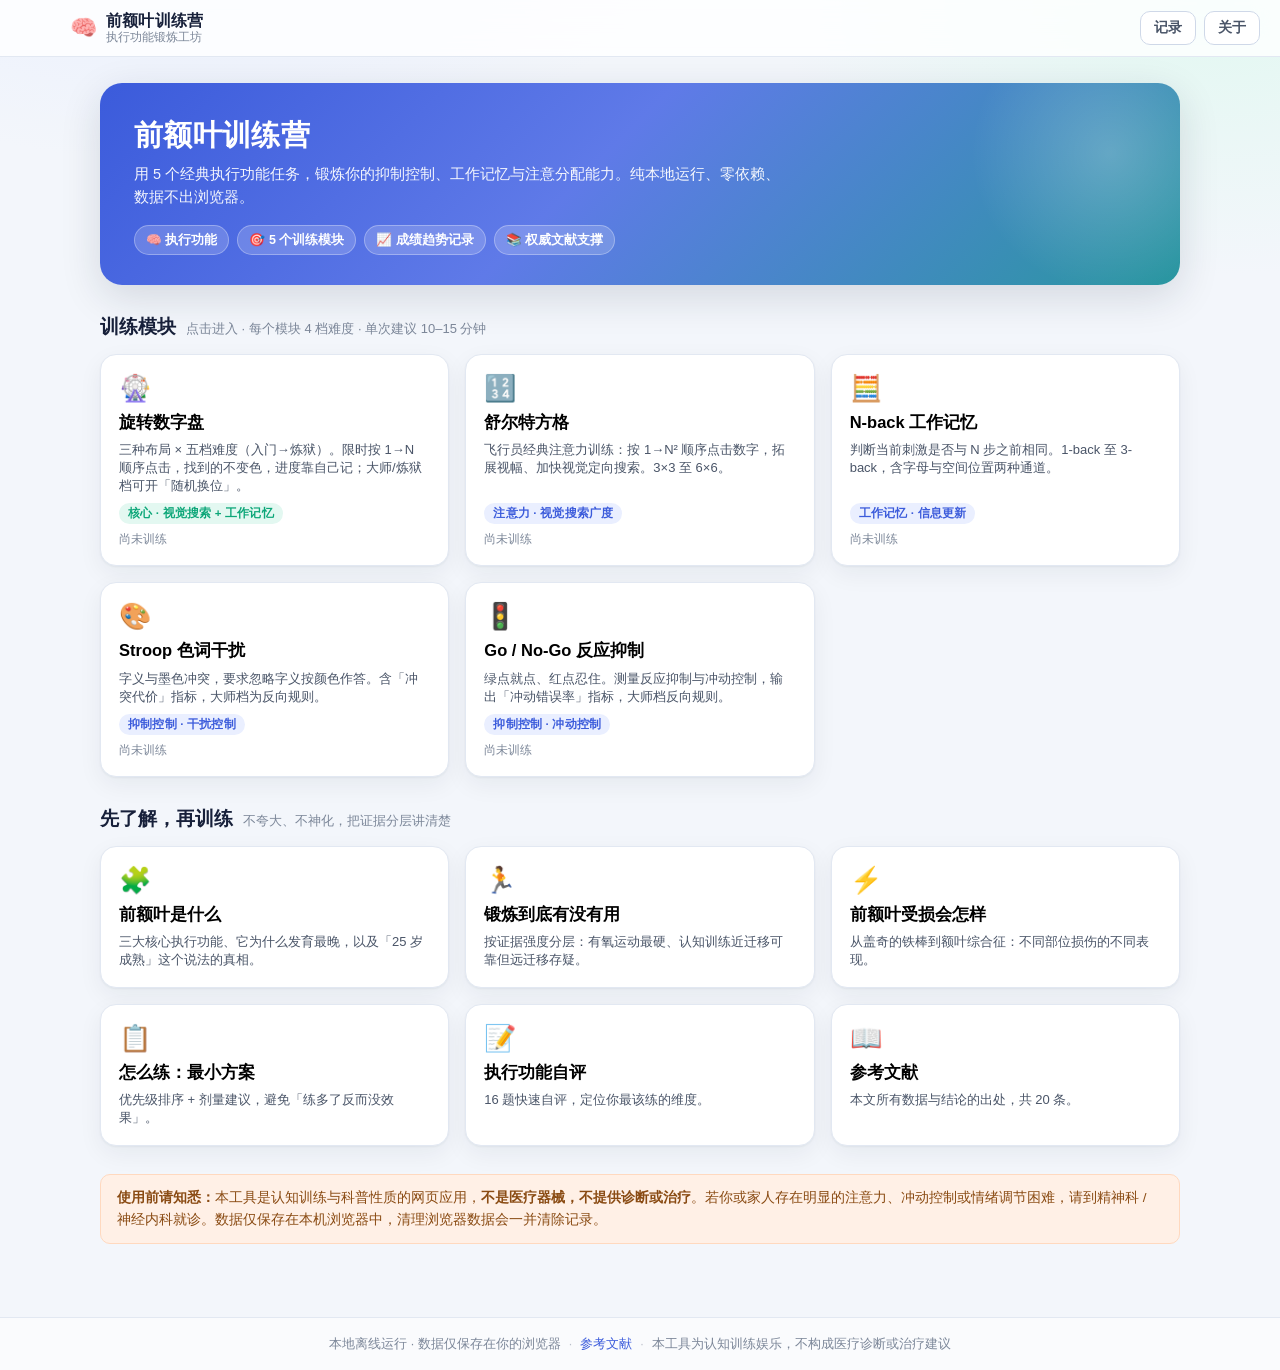
<file: index.html>
<!DOCTYPE html>
<html lang="zh-CN" data-page-node-id="BKWIznNCrutwe0HSxGPRi9">
<head data-page-node-id="OLVgCiGyskFsfkYWZCCCRI">
<meta charset="UTF-8" data-page-node-id="tcUwHcyG0EEicyuEixnMDf">
<meta name="viewport" content="width=device-width, initial-scale=1.0" data-page-node-id="JjKUtnGzGiu1ULubs7M1F8">
<title>前额叶训练营 · 执行功能锻炼工坊</title>
<meta name="description" content="本地运行的前额叶（执行功能）训练工具：旋转数字盘、舒尔特方格、N-back、Stroop、Go/No-Go，附权威科普与自评。" data-page-node-id="hQVu1MLH1pAolebdFh5buV">
<link rel="stylesheet" href="css/style.css" data-page-node-id="4WXG6S8G6IyBvM75rl6AT3">
</head>
<body data-page-node-id="C70Dn9TaBxv3BV7CmUw2Lj">

<header class="topbar" data-page-node-id="cklyJnHvN93E3yiYy5yxq4">
  <button id="btnBack" class="icon-btn" title="返回首页" aria-label="返回首页" data-page-node-id="95reBhM3LQE2RDFnKq9ELz">←</button>
  <div class="brand" data-page-node-id="7oAk3Naes4SEuVG7HqbbAf">
    <span class="logo" data-page-node-id="4gySO7gQyclMNvJrDKYwmf">🧠</span>
    <span class="brand-text" data-page-node-id="QXaqmtMfabxKsNndq8e0vY">
      <b data-page-node-id="Nrp6JbIOIK4ArWsXunkfRk">前额叶训练营</b>
      <i id="topSub" data-page-node-id="GD5yF8RlVqoUbWRdF0Ia7m">执行功能锻炼工坊</i>
    </span>
  </div>
  <div class="top-actions" data-page-node-id="9afDVVIZ1oKqWYByUNNHen">
    <button id="btnHistory" class="ghost-btn" title="训练记录" data-page-node-id="JGVtCpcSWhZ1UFqGKslZTb">记录</button>
    <button id="btnHelp" class="ghost-btn" title="关于/免责声明" data-page-node-id="uEVjk89tJ9hniKI0ytmkrQ">关于</button>
  </div>
</header>

<main id="view" class="view" aria-live="polite" data-page-node-id="Ti2YSLCWig85KnBL1WpxP2"></main>

<footer class="foot" data-page-node-id="kAetuctyUUKCmK7vU93Rn8">
  <span data-page-node-id="HSFzzAy8uAOsrZ9NuxAD9j">本地离线运行 · 数据仅保存在你的浏览器</span>
  <span class="dot" data-page-node-id="YvUGPNn0bGpPc3zlFRiHge">·</span>
  <a href="#/references" data-page-node-id="k1vwFtq20DVEIrmdO4nsfQ">参考文献</a>
  <span class="dot" data-page-node-id="9Aq4CoxABTOM5gvm6dI5QH">·</span>
  <span data-page-node-id="Qu9zQCUCfqBZWNu4tOwUq9">本工具为认知训练娱乐，不构成医疗诊断或治疗建议</span>
</footer>

<div id="toast" class="toast" role="status" aria-live="polite" data-page-node-id="UQYMPj3LkAUDHW9ZcSW0qi"></div>
<div id="modal" class="modal-mask hidden" data-page-node-id="1ZJbEkcledJ54BEPqTZsmX"><div class="modal-box" id="modalBox" data-page-node-id="GqZvuwT9TFmw4xBkpJkdT5"></div></div>

<script src="js/content.js"></script>
<script src="js/ui.js"></script>
<script src="js/wheel.js"></script>
<script src="js/schulte.js"></script>
<script src="js/nback.js"></script>
<script src="js/stroop.js"></script>
<script src="js/gonogo.js"></script>
<script src="js/selfcheck.js"></script>
<script src="js/app.js"></script>
</body>
</html>
</file>
<file: css/style.css>
/* ===== 前额叶训练营 · 样式系统（浅色主题） ===== */
:root{
  --bg:#f3f6fb;
  --bg2:#e9eef8;
  --surface:#ffffff;
  --surface2:#f8fafd;
  --text:#17203a;
  --text2:#4a5568;
  --muted:#7c8799;
  --border:#e2e8f2;
  --border2:#cfd8e8;
  --primary:#3b5bdb;
  --primary-soft:#eaefff;
  --accent:#0ca678;
  --accent-soft:#e3f8f1;
  --warn:#e8590c;
  --warn-soft:#fff0e6;
  --danger:#e03131;
  --danger-soft:#ffe9e9;
  --ok:#2f9e44;
  --ok-soft:#e8f7ec;
  --shadow:0 1px 2px rgba(23,32,58,.05),0 8px 24px rgba(23,32,58,.06);
  --shadow-lg:0 12px 40px rgba(23,32,58,.14);
  --r:16px;
  --r-sm:10px;
  --font:-apple-system,BlinkMacSystemFont,"Segoe UI","PingFang SC","Hiragino Sans GB","Microsoft YaHei","Source Han Sans SC","Noto Sans CJK SC",sans-serif;
}
*{box-sizing:border-box;-webkit-tap-highlight-color:transparent}
html,body{margin:0;padding:0}
body{
  font-family:var(--font);
  background:
    radial-gradient(900px 500px at 15% -10%, #e6edff 0%, rgba(230,237,255,0) 60%),
    radial-gradient(800px 500px at 95% 0%, #e2f8f1 0%, rgba(226,248,241,0) 55%),
    var(--bg);
  color:var(--text);
  line-height:1.6;
  min-height:100vh;
  display:flex;flex-direction:column;
  font-size:15px;
}
a{color:var(--primary);text-decoration:none}
a:hover{text-decoration:underline}
h1,h2,h3,h4{margin:0 0 .5em;line-height:1.3;font-weight:750}
p{margin:0 0 .8em}

/* ---------- 顶栏 ---------- */
.topbar{
  position:sticky;top:0;z-index:50;
  display:flex;align-items:center;gap:14px;
  padding:10px 20px;
  background:rgba(255,255,255,.82);
  backdrop-filter:saturate(1.4) blur(12px);
  border-bottom:1px solid var(--border);
}
.brand{display:flex;align-items:center;gap:9px;min-width:0}
.logo{font-size:22px;line-height:1}
.brand-text{display:flex;flex-direction:column;line-height:1.15;min-width:0}
.brand-text b{font-size:16px;font-weight:800;letter-spacing:.2px}
.brand-text i{font-style:normal;font-size:11.5px;color:var(--muted);white-space:nowrap;overflow:hidden;text-overflow:ellipsis}
.top-actions{margin-left:auto;display:flex;gap:8px}
.icon-btn,.ghost-btn{
  font-family:inherit;cursor:pointer;border-radius:var(--r-sm);
  border:1px solid var(--border2);background:var(--surface);color:var(--text2);
  font-size:13.5px;font-weight:650;padding:7px 13px;transition:.16s;
}
.icon-btn{width:36px;height:36px;padding:0;font-size:17px;line-height:1}
.icon-btn:hover,.ghost-btn:hover{border-color:var(--primary);color:var(--primary);background:var(--primary-soft)}
#btnBack{visibility:hidden}
#btnBack.show{visibility:visible}

/* ---------- 主视图 ---------- */
.view{flex:1;width:100%;max-width:1120px;margin:0 auto;padding:26px 20px 60px}
.foot{
  border-top:1px solid var(--border);background:rgba(255,255,255,.6);
  padding:16px 20px;text-align:center;font-size:12.5px;color:var(--muted);
  display:flex;gap:8px;justify-content:center;flex-wrap:wrap;align-items:center;
}
.foot .dot{opacity:.5}

/* ---------- 通用块 ---------- */
.card{
  background:var(--surface);border:1px solid var(--border);border-radius:var(--r);
  padding:20px 22px;box-shadow:var(--shadow);
}
.section{margin-top:30px}
.section-head{display:flex;align-items:baseline;gap:10px;margin-bottom:14px;flex-wrap:wrap}
.section-head h2{margin:0;font-size:19px}
.section-head .sub{color:var(--muted);font-size:13px}

/* ---------- 首页 Hero ---------- */
.hero{
  background:linear-gradient(135deg,#3b5bdb 0%,#5f7ae8 45%,#0ca678 130%);
  color:#fff;border-radius:22px;padding:34px 34px 30px;box-shadow:var(--shadow-lg);
  position:relative;overflow:hidden;
}
.hero::after{
  content:"";position:absolute;right:-70px;top:-70px;width:280px;height:280px;border-radius:50%;
  background:radial-gradient(circle,rgba(255,255,255,.22),rgba(255,255,255,0) 70%);
}
.hero h1{font-size:29px;margin:0 0 8px;letter-spacing:.3px}
.hero p{margin:0;opacity:.94;max-width:660px;font-size:14.5px}
.hero-tags{display:flex;gap:8px;flex-wrap:wrap;margin-top:16px;position:relative}
.hero-tags span{
  background:rgba(255,255,255,.18);border:1px solid rgba(255,255,255,.3);
  padding:4px 11px;border-radius:999px;font-size:12.5px;font-weight:600;
}

/* ---------- 游戏卡片网格 ---------- */
.grid{display:grid;grid-template-columns:repeat(auto-fill,minmax(268px,1fr));gap:16px}
.gcard{
  background:var(--surface);border:1px solid var(--border);border-radius:var(--r);
  padding:18px;cursor:pointer;transition:.18s;box-shadow:var(--shadow);
  display:flex;flex-direction:column;gap:8px;text-align:left;font-family:inherit;
  position:relative;overflow:hidden;
}
.gcard:hover{transform:translateY(-3px);border-color:var(--primary);box-shadow:var(--shadow-lg)}
.gcard .ic{font-size:26px}
.gcard h3{margin:0;font-size:16.5px}
.gcard p{margin:0;font-size:13px;color:var(--text2);flex:1}
.gcard .pill{
  align-self:flex-start;font-size:11.5px;font-weight:700;letter-spacing:.2px;
  padding:3px 9px;border-radius:999px;background:var(--primary-soft);color:var(--primary);
}
.gcard .pill.core{background:var(--accent-soft);color:var(--accent)}
.gcard .best{font-size:11.5px;color:var(--muted)}

/* ---------- 游戏外壳 ---------- */
.game-top{display:flex;align-items:flex-start;gap:16px;flex-wrap:wrap;margin-bottom:14px}
.game-top h1{font-size:23px;margin:0}
.game-top .desc{color:var(--text2);font-size:13.5px;margin:4px 0 0;max-width:760px}
.levelrow{display:flex;gap:8px;flex-wrap:wrap;margin:14px 0 12px}
.lv{
  font-family:inherit;cursor:pointer;border:1px solid var(--border2);background:var(--surface);
  border-radius:999px;padding:7px 15px;font-size:13px;font-weight:650;color:var(--text2);transition:.15s;
}
.lv:hover{border-color:var(--primary);color:var(--primary)}
.lv.on{background:var(--primary);border-color:var(--primary);color:#fff;box-shadow:0 3px 12px rgba(59,91,219,.32)}
.lv small{display:block;font-size:10.5px;font-weight:500;opacity:.78}

/* ---------- HUD ---------- */
.hud{
  display:flex;gap:10px;flex-wrap:wrap;margin-bottom:12px;
}
.hud .h{
  background:var(--surface);border:1px solid var(--border);border-radius:var(--r-sm);
  padding:8px 14px;min-width:96px;box-shadow:var(--shadow);
}
.hud .h b{display:block;font-size:20px;font-variant-numeric:tabular-nums;line-height:1.25}
.hud .h span{font-size:11.5px;color:var(--muted);font-weight:600;letter-spacing:.3px}
.hud .h.hot b{color:var(--danger)}
.hud .h.good b{color:var(--accent)}
.hud .h.target b{color:var(--primary);font-size:24px}

/* ---------- 画布舞台 ---------- */
.stage{
  background:var(--surface);border:1px solid var(--border);border-radius:var(--r);
  box-shadow:var(--shadow);padding:14px;position:relative;
}
.stage canvas{display:block;width:100%;aspect-ratio:1/1;border-radius:12px;background:var(--surface2);touch-action:manipulation}
.wrap-narrow{max-width:680px;margin:0 auto}
.wrap-wide{max-width:820px;margin:0 auto}
/* 旋转盘：让圆盘在视口内完整可见，避免必须滚动 */
.stage.fit-vp{width:min(100%, max(300px, calc(100vh - 340px)));margin-left:auto;margin-right:auto}

/* ---------- 按钮 ---------- */
.btn{
  font-family:inherit;cursor:pointer;border:none;border-radius:11px;padding:11px 22px;
  font-size:14.5px;font-weight:700;transition:.16s;background:var(--primary);color:#fff;
  box-shadow:0 4px 14px rgba(59,91,219,.28);
}
.btn:hover{filter:brightness(1.07);transform:translateY(-1px)}
.btn:active{transform:translateY(0)}
.btn.sec{background:var(--surface);color:var(--text2);border:1px solid var(--border2);box-shadow:none}
.btn.sec:hover{border-color:var(--primary);color:var(--primary);background:var(--primary-soft)}
.btn.warn{background:var(--warn);box-shadow:0 4px 14px rgba(232,89,12,.26)}
.btn.ok{background:var(--accent);box-shadow:0 4px 14px rgba(12,166,120,.26)}
.btn:disabled{opacity:.45;cursor:not-allowed;transform:none;filter:none}
.btn.pop{transform:scale(.96);filter:brightness(1.08)}
.btnrow{display:flex;gap:10px;flex-wrap:wrap;align-items:center}

/* ---------- 遮罩面板 ---------- */
/* 说明 / 结果面板。内容量可能远大于游戏区（尤其说明页），
   因此遮罩显示时让 stage 内其余内容让位、面板按正常流排版，
   面板高度随内容自适应，不会溢出或压住上方元素。 */
.overlay{
  border-radius:12px;
  background:rgba(248,250,253,.93);backdrop-filter:blur(6px);
  display:flex;flex-direction:column;align-items:center;justify-content:center;
  text-align:center;padding:26px;gap:12px;z-index:5;
  min-height:220px;
}
/* 遮罩可见时：stage 内其他子元素（canvas / 刺激区 / 提示）不参与排版 */
.stage:has(> .overlay:not(.hidden)) > *:not(.overlay){display:none}
/* 无 :has() 支持时退化为绝对覆盖，至少不会破坏布局 */
@supports not selector(:has(*)){
  .overlay{position:absolute;inset:14px;overflow-y:auto;overscroll-behavior:contain}
}
.overlay.hidden{display:none}
.overlay h3{font-size:19px;margin:0}
.overlay p{margin:0;font-size:13.5px;color:var(--text2);max-width:520px}
.overlay .big{font-size:46px;font-weight:800;font-variant-numeric:tabular-nums;letter-spacing:1px;color:var(--primary)}
.kbd{display:inline-block;background:var(--surface);border:1px solid var(--border2);border-bottom-width:2px;border-radius:6px;padding:1px 7px;font-size:12.5px;font-weight:700}

/* ---------- 结果统计 ---------- */
.stats{display:grid;grid-template-columns:repeat(auto-fit,minmax(112px,1fr));gap:10px;width:100%;max-width:620px}
.stat{background:var(--surface);border:1px solid var(--border);border-radius:var(--r-sm);padding:11px 12px;text-align:center}
.stat b{display:block;font-size:21px;font-variant-numeric:tabular-nums;color:var(--text)}
.stat span{font-size:11.5px;color:var(--muted);font-weight:600}
.stat.g b{color:var(--accent)} .stat.r b{color:var(--danger)} .stat.p b{color:var(--primary)}

/* ---------- 舒尔特方格 ---------- */
.schulte-grid{display:grid;gap:6px;user-select:none}
.cell{
  display:flex;align-items:center;justify-content:center;cursor:pointer;border-radius:9px;
  background:var(--surface2);border:1.5px solid var(--border);
  font-weight:750;font-variant-numeric:tabular-nums;transition:.1s;color:var(--text);
}
.cell:hover{border-color:var(--primary);background:var(--primary-soft)}
/* 点过的格子保持原样不变色：仅取消指针光标，避免视觉干扰、方便继续找下一个 */
.cell.done:hover{border-color:var(--border);background:var(--surface2)}
.cell.err{background:var(--danger-soft);border-color:var(--danger);animation:shake .3s}
@keyframes shake{0%,100%{transform:translateX(0)}25%{transform:translateX(-5px)}75%{transform:translateX(5px)}}

/* ---------- N-back 刺激区 ---------- */
.nb-arena{
  display:grid;gap:6px;aspect-ratio:1/1;max-width:440px;margin:0 auto;
  background:var(--surface2);border-radius:12px;padding:8px;
}
.nb-cell{border-radius:8px;background:#fff;border:1px solid var(--border);transition:.08s}
.nb-cell.on{background:var(--primary);border-color:var(--primary);box-shadow:0 0 0 4px rgba(59,91,219,.16)}
.nb-cell.on.audio{background:var(--accent);border-color:var(--accent);box-shadow:0 0 0 4px rgba(12,166,120,.16)}
.nb-letter{
  display:flex;align-items:center;justify-content:center;height:150px;
  font-size:88px;font-weight:800;color:var(--primary);letter-spacing:4px;
  user-select:none;
}

/* ---------- Stroop ---------- */
.stroop-word{
  display:flex;align-items:center;justify-content:center;
  height:210px;font-size:78px;font-weight:900;letter-spacing:8px;user-select:none;
}
.color-btns{display:grid;grid-template-columns:repeat(4,1fr);gap:10px;max-width:600px;margin:0 auto}
.cbtn{
  font-family:inherit;cursor:pointer;border:none;border-radius:12px;color:#fff;font-weight:800;
  font-size:16px;padding:16px 8px;transition:.14s;box-shadow:var(--shadow);
}
.cbtn:hover{transform:translateY(-2px);filter:brightness(1.06)}
.cbtn:active{transform:translateY(0)}

/* ---------- Go/No-Go ---------- */
.gn-arena{
  display:flex;align-items:center;justify-content:center;height:300px;
  background:var(--surface2);border-radius:12px;position:relative;overflow:hidden;
}
.gn-shape{
  width:150px;height:150px;border-radius:50%;display:flex;align-items:center;justify-content:center;
  font-size:44px;color:#fff;font-weight:800;transition:transform .05s;
}
.gn-shape.pop{transform:scale(1.08)}
.gn-shape.go{background:var(--accent);box-shadow:0 0 0 12px rgba(12,166,120,.15)}
.gn-shape.nogo{background:var(--danger);box-shadow:0 0 0 12px rgba(224,49,49,.15)}
.gn-shape.idle{background:#dbe3f0}

/* ---------- 知识页 / 文章 ---------- */
.prose{max-width:800px}
.prose h2{font-size:20px;margin-top:1.7em;padding-bottom:.35em;border-bottom:1px solid var(--border)}
.prose h3{font-size:16.5px;margin-top:1.35em;color:var(--primary)}
.prose ul,.prose ol{padding-left:1.35em;margin:0 0 1em}
.prose li{margin:.32em 0}
.prose blockquote{
  margin:1em 0;padding:.7em 1.1em;border-left:3px solid var(--primary);
  background:var(--primary-soft);border-radius:0 var(--r-sm) var(--r-sm) 0;font-size:14px;color:var(--text2);
}
.prose table{width:100%;border-collapse:collapse;margin:1em 0;font-size:13.5px}
.prose th,.prose td{border:1px solid var(--border);padding:8px 11px;text-align:left;vertical-align:top}
.prose th{background:var(--surface2);font-weight:700}
.prose code{background:var(--surface2);border:1px solid var(--border);border-radius:5px;padding:1px 5px;font-size:12.5px}
.note{
  background:var(--warn-soft);border:1px solid #ffd9bf;border-radius:var(--r-sm);
  padding:12px 16px;font-size:13.5px;color:#8a4b13;margin:1em 0;
}
.note.info{background:var(--primary-soft);border-color:#cfdaff;color:#2b3f9e}
.note.ok{background:var(--accent-soft);border-color:#bfeee0;color:#0a7a58}
.note b{font-weight:800}
.ref{font-size:13.5px;padding:11px 0;border-bottom:1px dashed var(--border);color:var(--text2)}
.ref b{color:var(--text)}
.ref:last-child{border-bottom:none}
.chiprow{display:flex;gap:8px;flex-wrap:wrap;margin:10px 0}
.chip{background:var(--surface2);border:1px solid var(--border);border-radius:999px;padding:4px 12px;font-size:12.5px;font-weight:600;color:var(--text2)}

/* ---------- 自评量表 ---------- */
.qitem{
  display:flex;gap:14px;align-items:center;justify-content:space-between;
  padding:12px 2px;border-bottom:1px solid var(--border);flex-wrap:wrap;
}
.qitem:last-child{border-bottom:none}
.qitem .qt{flex:1;min-width:240px;font-size:14px}
.likert{display:flex;gap:5px}
.likert button{
  font-family:inherit;width:38px;height:34px;border-radius:8px;border:1px solid var(--border2);
  background:var(--surface);cursor:pointer;font-weight:700;font-size:13px;color:var(--text2);transition:.13s;
}
.likert button:hover{border-color:var(--primary);color:var(--primary)}
.likert button.on{background:var(--primary);border-color:var(--primary);color:#fff}
.likert-labels{display:flex;justify-content:space-between;font-size:11.5px;color:var(--muted);max-width:420px;margin:6px 0 0}
.band{
  border-radius:var(--r);padding:18px 20px;margin:16px 0;border:1px solid var(--border);
  background:var(--surface);
}
.band .score{font-size:34px;font-weight:850;font-variant-numeric:tabular-nums;line-height:1.1}
.band h3{margin:.3em 0 .4em}
.bar{height:10px;border-radius:999px;background:var(--bg2);overflow:hidden;margin:10px 0 4px;display:flex}
.bar i{display:block;height:100%}
.bar-legend{display:flex;justify-content:space-between;font-size:11.5px;color:var(--muted)}

/* ---------- 历史记录 ---------- */
.rec{display:flex;gap:12px;align-items:center;padding:11px 2px;border-bottom:1px solid var(--border);font-size:13.5px;flex-wrap:wrap}
.rec:last-child{border-bottom:none}
.rec .g{font-weight:750;min-width:112px}
.rec .m{color:var(--text2);font-variant-numeric:tabular-nums}
.rec .t{margin-left:auto;color:var(--muted);font-size:12px}
.empty{text-align:center;color:var(--muted);padding:34px 0;font-size:14px}

/* ---------- toast / modal ---------- */
.toast{
  position:fixed;left:50%;bottom:34px;transform:translate(-50%,22px);
  background:#1f2a44;color:#fff;padding:11px 22px;border-radius:999px;font-size:14px;font-weight:600;
  opacity:0;pointer-events:none;transition:.24s;z-index:200;box-shadow:var(--shadow-lg);max-width:88vw;text-align:center;
}
.toast.show{opacity:1;transform:translate(-50%,0)}
.toast.err{background:var(--danger)}
.toast.ok{background:var(--accent)}
.hidden{display:none !important}

.modal-mask{
  position:fixed;inset:0;background:rgba(23,32,58,.42);backdrop-filter:blur(3px);
  display:flex;align-items:center;justify-content:center;z-index:150;padding:20px;
}
.modal-box{
  background:var(--surface);border-radius:var(--r);max-width:620px;width:100%;
  max-height:84vh;overflow:auto;padding:26px 28px;box-shadow:var(--shadow-lg);
}
.modal-box h2{font-size:19px;margin-top:0}

/* ---------- 响应式 ---------- */
@media(max-width:760px){
  .view{padding:18px 13px 44px}
  .hero{padding:24px 20px;border-radius:18px}
  .hero h1{font-size:23px}
  .brand-text i{display:none}
  .hud .h{min-width:76px;padding:7px 11px;flex:1}
  .hud .h b{font-size:17px}
  .hud .h.target b{font-size:20px}
  .nb-letter{height:110px;font-size:64px}
  .stroop-word{height:150px;font-size:52px;letter-spacing:5px}
  .gn-arena{height:230px}
  .gn-shape{width:118px;height:118px;font-size:34px}
  .color-btns{grid-template-columns:repeat(2,1fr)}
  .topbar{padding:9px 13px;gap:9px}
  .stage{padding:9px}
  .overlay{inset:9px;padding:16px}
}
</file>
